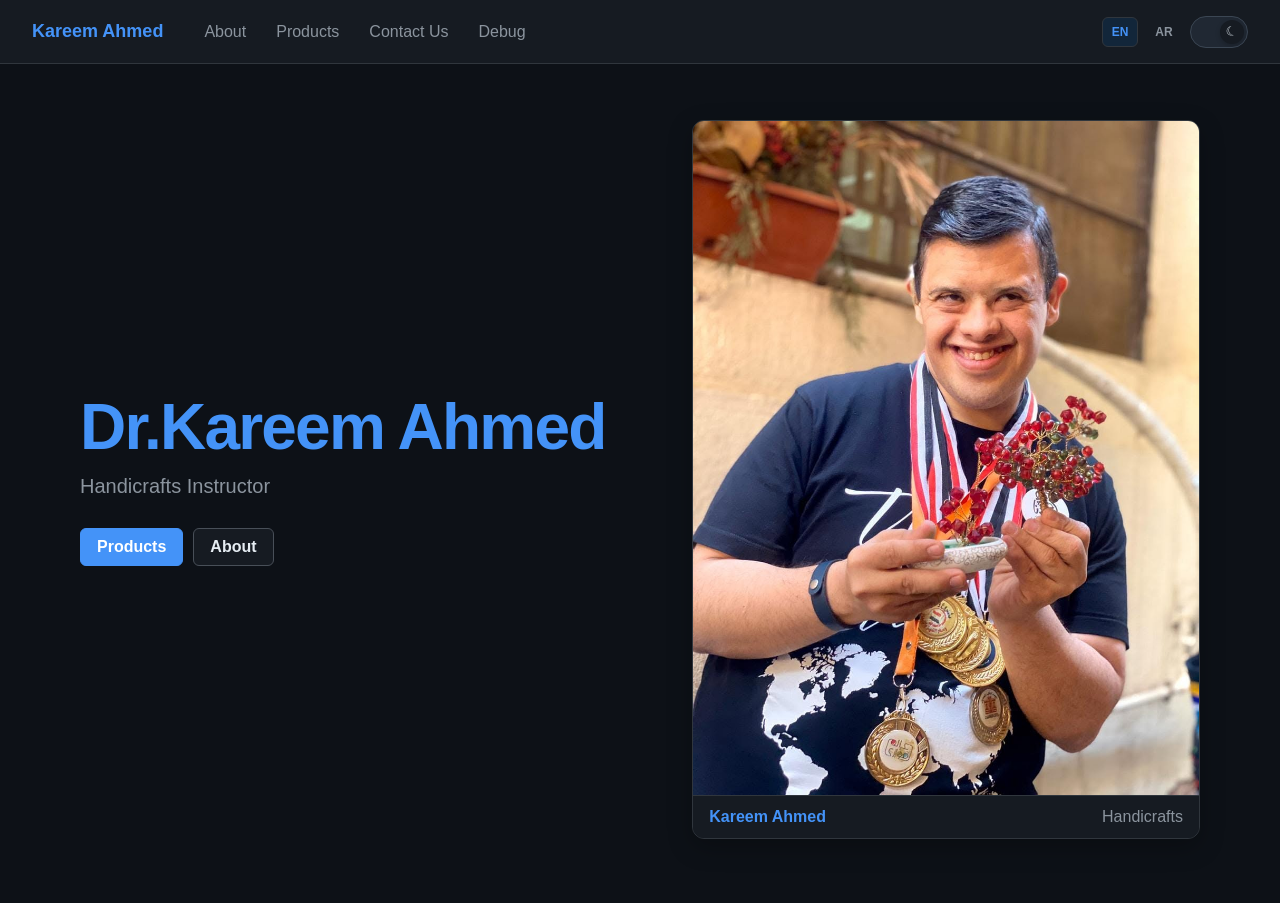
<file: index.html>
<!DOCTYPE html>
<html lang="en">
<head>
    <meta charset="UTF-8">
    <meta name="viewport" content="width=device-width, initial-scale=1.0">
    <title>home</title>
    <link rel="stylesheet" href="style.css">
</head>
<body>
    <header id="bt-bar" class="site-header">
        <a class="brand" href="index.html">Kareem Ahmed</a>
        <nav class="site-nav">
            <button id="bt-about" class="nav-button" onclick="window.location.href='about.html'">من نحن</button>
            <button id="bt-products" class="nav-button" onclick="window.location.href='products.html'">المنتجات</button>
            <button id="bt-contact" class="nav-button" onclick="window.location.href='contact.html'">تواصل معنا</button>
            <button id="bt-debug" class="nav-button" onclick="window.location.href='debug.html'">تصحيح</button>
        </nav>
        <div class="site-controls">
            <button class="language-button" data-language="en">EN</button>
            <button class="language-button" data-language="ar">AR</button>
            <button id="theme-toggle" class="theme-button" type="button"></button>
        </div>
    </header>

    <main id="main" class="page-shell home-shell">
        <section class="hero-panel">
            <div class="hero-copy">
                <h1 id="name" class="name">د.كريم أحمد</h1>
                <p id="job" class="hero-job">مدرب حرف يدوية</p>
                <div class="hero-actions">
                    <button class="primary-button" onclick="window.location.href='products.html'" id="hero-products">المنتجات</button>
                    <button class="secondary-button" onclick="window.location.href='about.html'" id="hero-about">من نحن</button>
                </div>
            </div>
            <div class="hero-media">
                <img id="homepage-img" src="homepage-img.jpg" alt="Kareem Ahmed">
                <div class="media-caption">
                    <span id="media-label">Kareem Ahmed</span>
                    <span id="media-subtitle">Handicrafts</span>
                </div>
            </div>
        </section>
        </section>
    </main>

    <script src="script.js"></script>
</body>
</html>
</file>
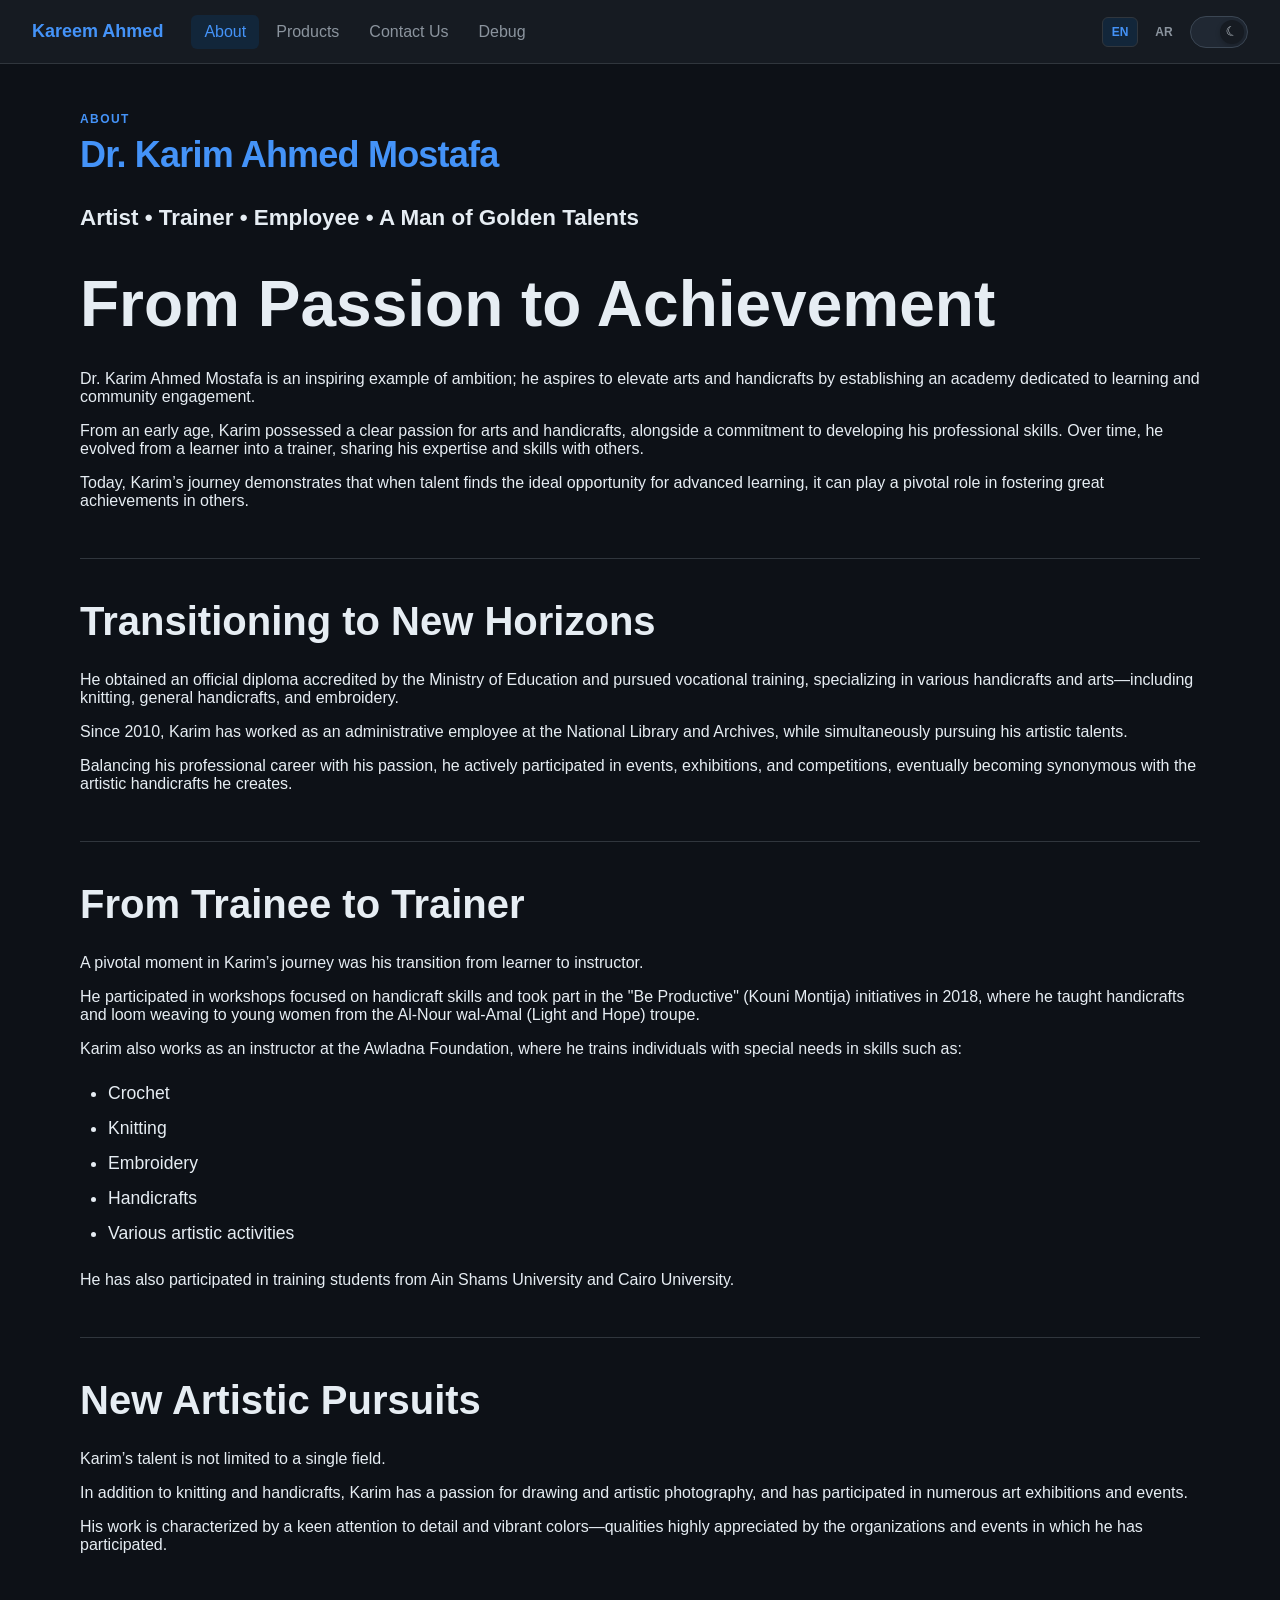
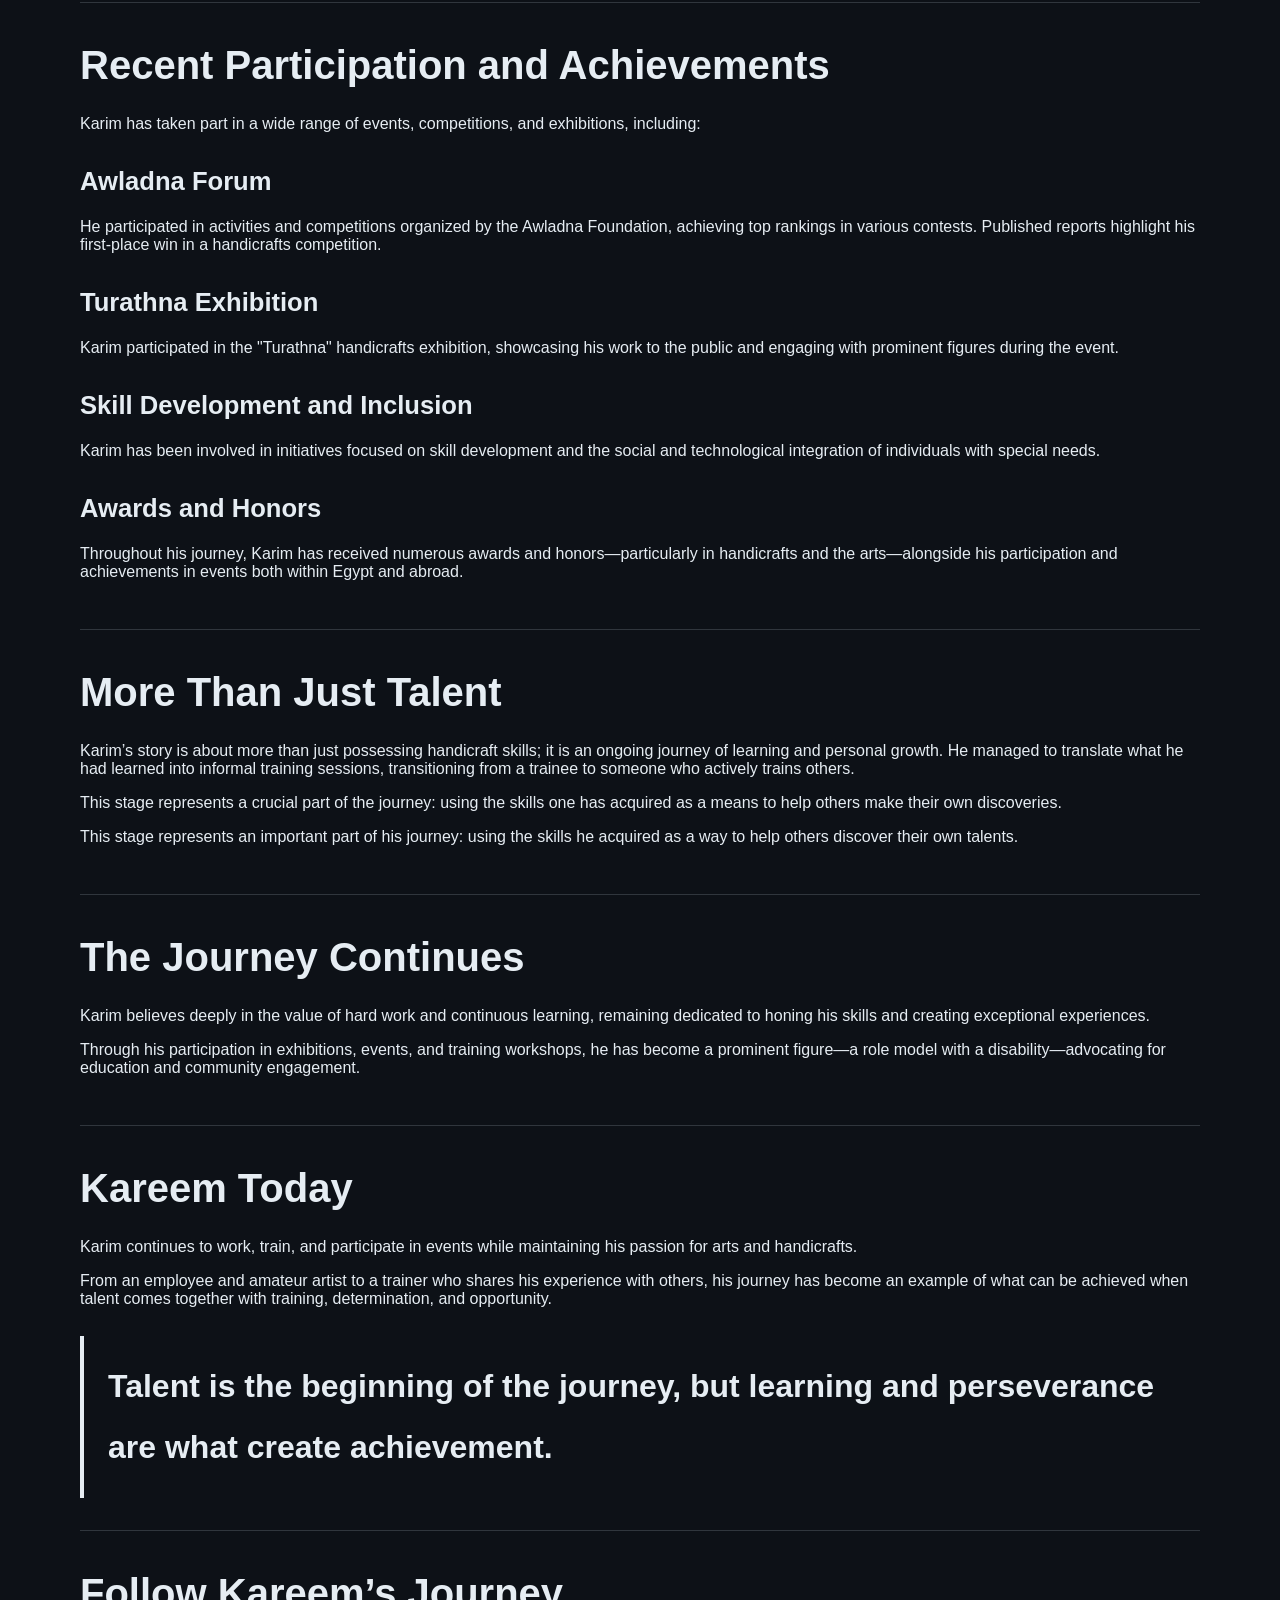
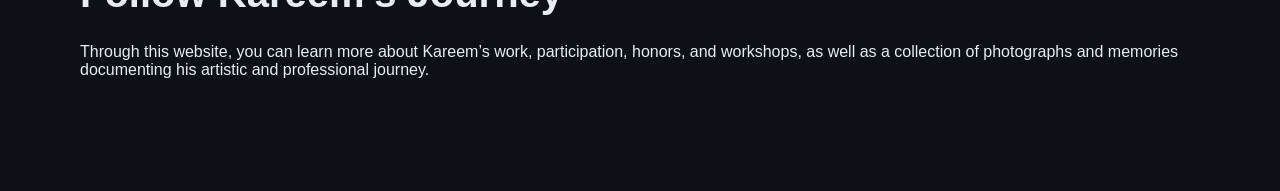
<file: about.html>
<!DOCTYPE html>
<html lang="en">
<head>
    <meta charset="UTF-8">
    <meta name="viewport" content="width=device-width, initial-scale=1.0">
    <title>About</title>
    <link rel="stylesheet" href="style.css">
</head>
<body>
    <header id="bt-bar" class="site-header">
        <a class="brand" href="index.html">Kareem Ahmed</a>

        <nav class="site-nav">
            <button id="bt-about" class="nav-button nav-active" onclick="window.location.href='about.html'">من نحن</button>
            <button id="bt-products" class="nav-button" onclick="window.location.href='products.html'">المنتجات</button>
            <button id="bt-contact" class="nav-button" onclick="window.location.href='contact.html'">تواصل معنا</button>
            <button id="bt-debug" class="nav-button" onclick="window.location.href='debug.html'">تصحيح</button>
        </nav>

        <div class="site-controls">
            <button class="language-button" data-language="en">EN</button>
            <button class="language-button" data-language="ar">AR</button>
            <button id="theme-toggle" class="theme-button" type="button"></button>
        </div>
    </header>

    <main class="page-shell">
        <section class="content-panel about-panel">
            <div class="section-heading">
                <p class="eyebrow" id="about-eyebrow">ABOUT</p>
                <h1 id="about-title" class="page-title">د. كريم أحمد مصطفى</h1>
            </div>

            <div class="about-content">

                    <header class="about-intro">
                        <p id="about-subtitle" class="about-subtitle">
                            فنان • مدرب • موظف • صاحب موهبة استثنائية
                        </p>

                        <h2 id="about-intro-title">
                            من الشغف إلى الإنجاز
                        </h2>

                        <p id="about-intro-1">
                            د. كريم أحمد مصطفى هو نموذج ملهم للطموح والإبداع، استطاع أن يحوّل شغفه بالفنون والحرف اليدوية إلى مسيرة حافلة بالتعلم والعمل والمشاركة المجتمعية.
                        </p>

                        <p id="about-intro-2">
                            منذ سنواته الأولى، امتلك كريم شغفًا واضحًا بالفنون والأعمال اليدوية، وحرص على تطوير مهاراته باستمرار. ومع مرور الوقت، لم يكتفِ بأن يكون متعلمًا، بل أصبح مدربًا ينقل خبراته ومهاراته إلى الآخرين.
                        </p>

                        <p id="about-intro-3">
                            واليوم، يمثل كريم تجربة تؤكد أن الموهبة عندما تجد الفرصة المناسبة للتعلم والتطوير يمكن أن تتحول إلى إنجاز حقيقي وتأثير في الآخرين.
                        </p>
                    </header>

                    <section class="about-section">
                        <h2 id="about-education-title">
                            رحلته التعليمية والمهنية
                        </h2>

                        <p id="about-education-1">
                            حصل كريم على دبلوم مهني معتمد من وزارة التربية والتعليم، ودرس الأعمال المهنية وتخصص في عدد من الحرف والفنون اليدوية، من بينها التريكو والأشغال اليدوية والتطريز.
                        </p>

                        <p id="about-education-2">
                            ومنذ عام 2010، يعمل كريم موظفًا إداريًا في دار الكتب والوثائق القومية، إلى جانب استمراره في ممارسة وتنمية موهبته الفنية.
                        </p>

                        <p id="about-education-3">
                            وبالتوازي مع عمله، واصل كريم المشاركة في الأنشطة والمعارض والمسابقات، حتى أصبح اسمه مرتبطًا بالمشغولات اليدوية والفنون التي يقدمها.
                        </p>
                    </section>

                    <section class="about-section">
                        <h2 id="about-training-title">
                            من متدرب إلى مدرب
                        </h2>

                        <p id="about-training-1">
                            واحدة من أهم محطات رحلة كريم كانت انتقاله من مرحلة التعلم إلى التعليم.
                        </p>

                        <p id="about-training-2">
                            شارك كريم في مبادرات وورش تدريبية لتعليم الآخرين مهارات الحرف اليدوية، ومنها مشاركته في مبادرة «كوني منتجة» عام 2018، حيث ساهم في تعليم الأعمال اليدوية والنول لفتيات من فرقة النور والأمل.
                        </p>

                        <p id="about-training-3">
                            كما يعمل كريم كمدرب في مؤسسة أولادنا، حيث يساهم في تدريب الأشخاص ذوي الإعاقة على مهارات مثل:
                        </p>

                        <ul>
                            <li id="about-skill-1">الكروشيه</li>
                            <li id="about-skill-2">التريكو</li>
                            <li id="about-skill-3">التطريز</li>
                            <li id="about-skill-4">المشغولات اليدوية</li>
                            <li id="about-skill-5">الأعمال الفنية المختلفة</li>
                        </ul>

                        <p id="about-training-4">
                            وشارك كذلك في تدريب طلاب بجامعتي عين شمس والقاهرة.
                        </p>
                    </section>

                    <section class="about-section">
                        <h2 id="about-art-title">
                            الفن والإبداع
                        </h2>

                        <p id="about-art-1">
                            لا تقتصر موهبة كريم على مجال واحد.
                        </p>

                        <p id="about-art-2">
                            فإلى جانب التريكو والمشغولات اليدوية، اهتم كريم بالرسم والتصوير والأعمال الفنية، كما شارك في عدد من المعارض والفعاليات الفنية والثقافية.
                        </p>

                        <p id="about-art-3">
                            وتظهر أعماله اهتمامًا واضحًا بالتفاصيل والألوان وإعادة توظيف الخامات، وهو ما جعل موهبته تحظى باهتمام المؤسسات والفعاليات التي شارك فيها.
                        </p>
                    </section>

                    <section class="about-section">
                        <h2 id="about-achievements-title">
                            أبرز المشاركات والإنجازات
                        </h2>

                        <p id="about-achievements-intro">
                            خلال مسيرته، شارك كريم في العديد من الفعاليات والمسابقات والمعارض، من بينها:
                        </p>

                        <h3 id="about-awladna-title">
                            ملتقى أولادنا
                        </h3>

                        <p id="about-awladna-text">
                            شارك كريم في فعاليات ومنافسات مؤسسة أولادنا، وحقق مراكز متقدمة في مسابقات مختلفة. وتشير التغطيات المنشورة إلى حصوله على المركز الأول في إحدى مسابقات الأشغال اليدوية على مستوى مشاركين من عشرات الدول.
                        </p>

                        <h3 id="about-turathna-title">
                            معرض تراثنا
                        </h3>

                        <p id="about-turathna-text">
                            شارك كريم في معرض «تراثنا» للحرف اليدوية، حيث عرض أعماله اليدوية أمام الجمهور، والتقى بعدد من الشخصيات العامة خلال فعاليات المعرض.
                        </p>

                        <h3 id="about-inclusion-title">
                            مبادرات وورش تدريبية
                        </h3>

                        <p id="about-inclusion-text">
                            شارك كريم في مبادرات تهدف إلى تنمية المهارات ودمج الأشخاص ذوي الإعاقة في الأنشطة الفنية والمجتمعية.
                        </p>

                        <h3 id="about-awards-title">
                            جوائز وتكريمات
                        </h3>

                        <p id="about-awards-text">
                            حصل كريم على عدد من الجوائز والتكريمات خلال مسيرته، وتشمل تكريمات مرتبطة بالحرف اليدوية والفنون، بالإضافة إلى مشاركات ونتائج في فعاليات داخل مصر وخارجها.
                        </p>
                    </section>

                    <section class="about-section">
                        <h2 id="about-more-title">
                            أكثر من مجرد موهبة
                        </h2>

                        <p id="about-more-1">
                            قصة كريم ليست فقط قصة فنان يمتلك مهارة في الأعمال اليدوية؛ إنها رحلة مستمرة من التعلم والعمل والتطوير ومساعدة الآخرين.
                        </p>

                        <p id="about-more-2">
                            فقد استطاع أن يحول ما تعلمه إلى خبرة يشاركها مع غيره، وأن ينتقل من شخص يتلقى التدريب إلى شخص يقوم بالتدريب والتعليم.
                        </p>

                        <p id="about-more-3">
                            وهذه المرحلة تمثل جانبًا مهمًا من رحلته: أن تكون المهارة التي اكتسبها كريم وسيلة لفتح الطريق أمام أشخاص آخرين لاكتشاف مواهبهم أيضًا.
                        </p>
                    </section>

                    <section class="about-section">
                        <h2 id="about-vision-title">
                            رؤيته
                        </h2>

                        <p id="about-vision-1">
                            يؤمن كريم بأهمية العمل والتعلم المستمر، ويحرص على تطوير مهاراته وتجربة مجالات جديدة.
                        </p>

                        <p id="about-vision-2">
                            ومن خلال مشاركاته في المعارض والفعاليات وورش التدريب، يسعى إلى تقديم نموذج عملي لقدرة الأشخاص ذوي الإعاقة على التعلم والإبداع والمشاركة في المجتمع.
                        </p>
                    </section>

                    <section class="about-section">
                        <h2 id="about-today-title">
                            كريم اليوم
                        </h2>

                        <p id="about-today-1">
                            يواصل كريم العمل والتدريب والمشاركة في الفعاليات، مع استمرار شغفه بالفنون والحرف اليدوية.
                        </p>

                        <p id="about-today-2">
                            ومن موظف وفنان هاوٍ إلى مدرب يشارك خبرته مع الآخرين، أصبحت رحلته مثالًا على ما يمكن تحقيقه عندما تجتمع الموهبة مع التدريب والإصرار وإتاحة الفرصة.
                        </p>

                        <blockquote id="about-quote" class="about-quote">
                            «الموهبة بداية الطريق، لكن التعلم والاستمرار هما ما يصنعان الإنجاز.»
                        </blockquote>
                    </section>

                    <section class="about-section about-follow">
                        <h2 id="about-follow-title">
                            تابع رحلة كريم
                        </h2>

                        <p id="about-follow-text">
                            من خلال هذا الموقع، يمكنكم التعرف أكثر على أعمال كريم، ومشاركاته، وتكريماته، والورش التي يقدمها، بالإضافة إلى مجموعة من الصور والذكريات التي توثق رحلته الفنية والمهنية.
                        </p>
                    </section>

                </article>
            </div>
        </section>
    </main>

    <script src="script.js"></script>
</body>
</html>
</file>
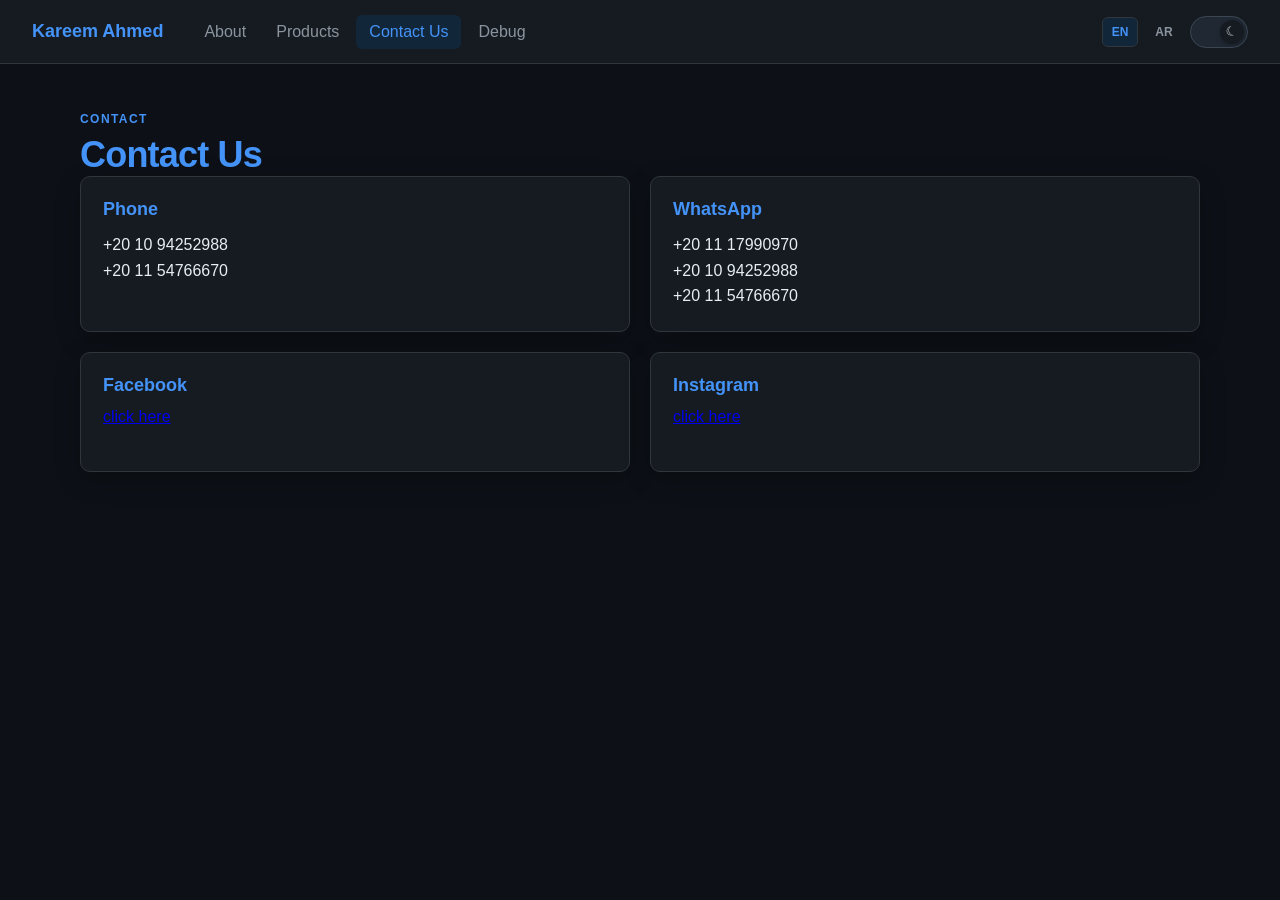
<file: contact.html>
<!DOCTYPE html>
<html lang="en">
<head>
    <meta charset="UTF-8">
    <meta name="viewport" content="width=device-width, initial-scale=1.0">
    <title>Contact Us</title>
    <link rel="stylesheet" href="style.css">
</head>
<body>
    <header id="bt-bar" class="site-header">
        <a class="brand" href="index.html">Kareem Ahmed</a>

        <nav class="site-nav">
            <button id="bt-about" class="nav-button" onclick="window.location.href='about.html'">من نحن</button>
            <button id="bt-products" class="nav-button" onclick="window.location.href='products.html'">المنتجات</button>
            <button id="bt-contact" class="nav-button nav-active" onclick="window.location.href='contact.html'">تواصل معنا</button>
            <button id="bt-debug" class="nav-button" onclick="window.location.href='debug.html'">تصحيح</button>
        </nav>

        <div class="site-controls">
            <button class="language-button" data-language="en">EN</button>
            <button class="language-button" data-language="ar">AR</button>
            <button id="theme-toggle" class="theme-button" type="button"></button>
        </div>
    </header>

    <main class="page-shell">
        <section class="content-panel contact-panel">
            <div class="section-heading">
                <p class="eyebrow" id="contact-eyebrow">CONTACT</p>
                <h1 id="contact-title" class="page-title">تواصل معنا</h1>
            </div>

            <div class="contact-content">
                <div class="contact-item">
                    <h2 id="contact-phone-title">رقم الهاتف</h2>
                    <p id="contact-phone">+20 10 94252988<br>
                    +20 11 54766670</p>
                </div>

                <div class="contact-item">
                    <h2 id="contact-whatsapp-title">واتساب</h2>
                    <p id="contact-whatsapp">+20 11 17990970<br>
                    +20 10 94252988<br>
                    +20 11 54766670</p>
                </div>

                <div class="contact-item">
                    <h2 id="contact-facebook-title">فيسبوك</h2>
                    <a id="contact-facebook" href="https://www.facebook.com/share/1BccEjxCdH/">click here</a>
                </div>

                <div class="contact-item">
                    <h2 id="contact-instagram-title">إنستجرام</h2>
                    <a id="contact-instagram" href="https://www.instagram.com/krymhmd649?stkn=MWM4cGNjeXpnYnJlNA==">click here</a>
                </div>
            </div>
        </section>
    </main>

    <script src="script.js"></script>
</body>
</html>
</file>
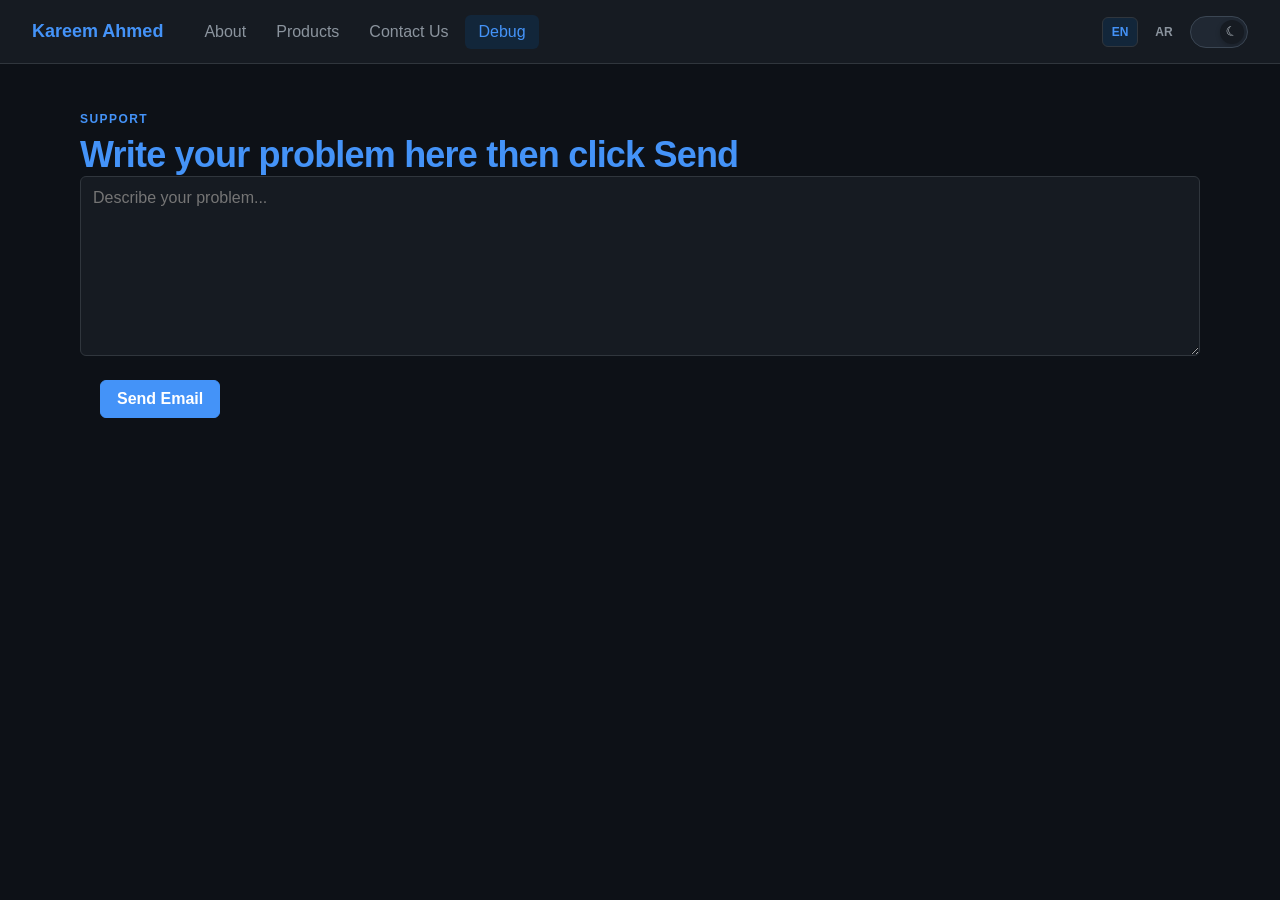
<file: debug.html>
<!DOCTYPE html>
<html lang="en">
<head>
    <meta charset="UTF-8">
    <meta name="viewport" content="width=device-width, initial-scale=1.0">
    <title>Debug</title>
    <link rel="stylesheet" href="style.css">
</head>
<body>
    <header id="bt-bar" class="site-header">
        <a class="brand" href="index.html">Kareem Ahmed</a>
        <nav class="site-nav">
            <button id="bt-about" class="nav-button" onclick="window.location.href='about.html'">من نحن</button>
            <button id="bt-products" class="nav-button" onclick="window.location.href='products.html'">المنتجات</button>
            <button id="bt-contact" class="nav-button" onclick="window.location.href='contact.html'">تواصل معنا</button>
            <button id="bt-debug" class="nav-button nav-active" onclick="window.location.href='debug.html'">تصحيح</button>
        </nav>
        <div class="site-controls">
            <button class="language-button" data-language="en">EN</button>
            <button class="language-button" data-language="ar">AR</button>
            <button id="theme-toggle" class="theme-button" type="button"></button>
        </div>
    </header>

    <main class="page-shell">
        <section class="content-panel debug-panel">
            <div class="section-heading">
                <p class="eyebrow" id="debug-eyebrow">SUPPORT</p>
                <h1 id="problem-debug" class="page-title">أكتب مشكلتك هنا ثم أضغط على أرسال</h1>
            </div>
            <form class="debug-form" onsubmit="event.preventDefault(); sendEmail(body.value);">
                <textarea id="body" placeholder="Describe your problem..." rows="8" required></textarea>
                <div class="form-footer">
                    <button id="bt-email" class="primary-button" type="submit">إرسال</button>
                </div>
            </form>
        </section>
    </main>

    <script src="script.js"></script>
</body>
</html>
</file>
<file: style.css>
:root {
    --bg: #f6f8fa;
    --surface: #ffffff;
    --surface-muted: #f6f8fa;
    --surface-hover: #f3f4f6;
    --text: #1f2328;
    --text-muted: #656d76;
    --border: #d0d7de;
    --border-strong: #afb8c1;
    --blue: #0969da;
    --blue-hover: #0559b8;
    --blue-soft: #ddf4ff;
    --green: #1a7f37;
    --orange: #bc4c00;
    --red: #cf222e;
    --shadow: 0 8px 24px rgba(31, 35, 40, 0.08);
    --shadow-lg: 0 16px 40px rgba(31, 35, 40, 0.14);
    --radius: 10px;
}

html[data-theme="dark"] {
    --bg: #0d1117;
    --surface: #161b22;
    --surface-muted: #21262d;
    --surface-hover: #30363d;
    --text: #e6edf3;
    --text-muted: #8b949e;
    --border: #30363d;
    --border-strong: #484f58;
    --blue: #4493f8;
    --blue-hover: #58a6ff;
    --blue-soft: #12263a;
    --green: #3fb950;
    --orange: #db6d28;
    --red: #f85149;
    --shadow: 0 8px 24px rgba(0, 0, 0, 0.25);
    --shadow-lg: 0 16px 40px rgba(0, 0, 0, 0.4);
}

@media (prefers-color-scheme: dark) {
    html:not([data-theme="light"]) {
        --bg: #0d1117;
        --surface: #161b22;
        --surface-muted: #21262d;
        --surface-hover: #30363d;
        --text: #e6edf3;
        --text-muted: #8b949e;
        --border: #30363d;
        --border-strong: #484f58;
        --blue: #4493f8;
        --blue-hover: #58a6ff;
        --blue-soft: #12263a;
        --green: #3fb950;
        --orange: #db6d28;
        --red: #f85149;
        --shadow: 0 8px 24px rgba(0, 0, 0, 0.25);
        --shadow-lg: 0 16px 40px rgba(0, 0, 0, 0.4);
    }
}

* {
    box-sizing: border-box;
}

html {
    min-height: 100%;
    background: var(--bg);
    transition: background-color 0.25s ease;
}

body {
    margin: 0;
    min-height: 100vh;
    background: var(--bg);
    color: var(--text);
    font-family:
        -apple-system,
        BlinkMacSystemFont,
        "Segoe UI",
        Helvetica,
        Arial,
        sans-serif;
    transition:
        background-color 0.25s ease,
        color 0.25s ease;
}

button,
input,
textarea {
    font: inherit;
}

button {
    color: inherit;
}

/* Header */

.site-header {
    width: 100%;
    min-height: 64px;
    padding: 0 32px;
    display: flex;
    align-items: center;
    gap: 28px;
    background: var(--surface);
    border-bottom: 1px solid var(--border);
    transition:
        background-color 0.25s ease,
        border-color 0.25s ease;
}

.brand {
    color: var(--blue);
    text-decoration: none;
    font-size: 18px;
    font-weight: 700;
    white-space: nowrap;
    transition: color 0.15s ease;
}

.brand:hover {
    color: var(--blue-hover);
}

.site-nav {
    display: flex;
    align-items: center;
    gap: 4px;
    flex: 1;
}

.nav-button {
    position: relative;
    padding: 7px 12px;
    border: 1px solid transparent;
    border-radius: 6px;
    background: transparent;
    color: var(--text-muted);
    cursor: pointer;
    transition:
        background-color 0.15s ease,
        color 0.15s ease,
        border-color 0.15s ease;
}

.nav-button:hover {
    color: var(--text);
    background: var(--surface-hover);
}

.nav-button.nav-active {
    color: var(--blue);
    background: var(--blue-soft);
    border-color: transparent;
}

.site-controls {
    display: flex;
    align-items: center;
    gap: 8px;
}

.language-button {
    min-width: 36px;
    height: 30px;
    padding: 0 8px;
    border: 1px solid transparent;
    border-radius: 6px;
    background: transparent;
    color: var(--text-muted);
    font-size: 12px;
    font-weight: 600;
    cursor: pointer;
    transition:
        background-color 0.15s ease,
        color 0.15s ease,
        border-color 0.15s ease;
}

.language-button:hover {
    background: var(--surface-hover);
    color: var(--text);
}

.language-button.active {
    background: var(--blue-soft);
    border-color: var(--border);
    color: var(--blue);
}

/* Theme switch */

.theme-button {
    position: relative;
    width: 58px;
    height: 32px;
    padding: 0;
    border: 1px solid var(--border);
    border-radius: 999px;
    background: #e5e7eb;
    cursor: pointer;
    overflow: hidden;
    transition:
        background-color 0.3s ease,
        border-color 0.3s ease,
        box-shadow 0.2s ease;
}

.theme-button:hover {
    border-color: var(--border-strong);
    box-shadow: 0 0 0 3px rgba(9, 105, 218, 0.08);
}

.theme-button:focus-visible {
    outline: none;
    box-shadow: 0 0 0 3px rgba(9, 105, 218, 0.2);
}

.theme-button::before {
    content: "";
    position: absolute;
    top: 3px;
    left: 3px;
    width: 24px;
    height: 24px;
    border-radius: 50%;
    background: #ffffff;
    box-shadow: 0 2px 5px rgba(0, 0, 0, 0.2);
    transform: translateX(0);
    transition:
        transform 0.3s cubic-bezier(0.4, 0, 0.2, 1),
        background-color 0.3s ease;
    z-index: 2;
}

.theme-button::after {
    content: "☀";
    position: absolute;
    top: 6px;
    left: 6px;
    width: 18px;
    height: 18px;
    display: flex;
    align-items: center;
    justify-content: center;
    color: #d97706;
    font-size: 13px;
    line-height: 18px;
    transform: translateX(0) rotate(0deg);
    transition:
        transform 0.3s cubic-bezier(0.4, 0, 0.2, 1),
        color 0.3s ease;
    z-index: 3;
}

html[data-theme="dark"] .theme-button {
    background: #202833;
    border-color: #3b4653;
}

html[data-theme="dark"] .theme-button::before {
    transform: translateX(26px);
    background: #161b22;
}

html[data-theme="dark"] .theme-button::after {
    content: "☾";
    transform: translateX(26px) rotate(-15deg);
    color: #c9d1d9;
}

/* General layout */

.page-shell {
    width: min(1120px, calc(100% - 40px));
    margin: 0 auto;
    padding: 48px 0 64px;
}

.home-shell {
    padding-top: 56px;
}

/* Home */

.hero-panel {
    display: grid;
    grid-template-columns: minmax(0, 1fr) minmax(380px, 0.9fr);
    gap: 48px;
    align-items: center;
}

.hero-copy {
    max-width: 580px;
}

.name {
    margin: 0;
    color: var(--blue);
    font-size: clamp(38px, 6vw, 64px);
    line-height: 1.05;
    letter-spacing: -1.8px;
}

.hero-job {
    margin: 14px 0 0;
    color: var(--text-muted);
    font-size: 20px;
}

.hero-actions {
    display: flex;
    gap: 10px;
    margin-top: 30px;
}

.hero-media {
    position: relative;
    overflow: hidden;
    border: 1px solid var(--border);
    border-radius: 12px;
    background: var(--surface);
    box-shadow: var(--shadow);
    transition:
        border-color 0.2s ease,
        box-shadow 0.2s ease;
}

.hero-media:hover {
    border-color: var(--border-strong);
    box-shadow: var(--shadow-lg);
}

.hero-media img {
    display: block;
    width: 100%;
    height: auto;
}

.media-caption {
    display: flex;
    justify-content: space-between;
    gap: 16px;
    padding: 12px 16px;
    border-top: 1px solid var(--border);
    background: var(--surface);
}

.media-caption span:first-child {
    color: var(--blue);
    font-weight: 600;
}

.media-caption span:last-child {
    color: var(--text-muted);
}

.primary-button,
.secondary-button {
    min-height: 38px;
    padding: 8px 16px;
    border-radius: 6px;
    font-weight: 600;
    cursor: pointer;
    transition:
        background-color 0.15s ease,
        border-color 0.15s ease,
        color 0.15s ease,
        transform 0.1s ease,
        box-shadow 0.15s ease;
}

.primary-button {
    border: 1px solid var(--blue);
    background: var(--blue);
    color: #ffffff;
}

.primary-button:hover {
    background: var(--blue-hover);
    border-color: var(--blue-hover);
    box-shadow: 0 2px 6px rgba(9, 105, 218, 0.18);
}

.primary-button:active,
.secondary-button:active {
    transform: translateY(1px);
}

.secondary-button {
    border: 1px solid var(--border-strong);
    background: var(--surface);
    color: var(--text);
}

.secondary-button:hover {
    background: var(--surface-hover);
    border-color: var(--blue);
    color: var(--blue);
}

/* Page headings */

.page-intro {
    display: flex;
    justify-content: space-between;
    align-items: flex-end;
    gap: 32px;
    margin-bottom: 32px;
    padding-bottom: 20px;
    border-bottom: 1px solid var(--border);
}

.page-title {
    margin: 0;
    color: var(--blue);
    font-size: 36px;
    letter-spacing: -0.8px;
}

.page-intro-text {
    max-width: 420px;
    margin: 0;
    color: var(--text-muted);
    line-height: 1.6;
}

.eyebrow {
    margin: 0 0 8px;
    color: var(--blue);
    font-size: 12px;
    font-weight: 700;
    letter-spacing: 0.12em;
    text-transform: uppercase;
}

/* Products */

.products-container {
    display: grid;
    grid-template-columns: repeat(3, minmax(0, 1fr));
    gap: 20px;
}

.product-box {
    overflow: hidden;
    border: 1px solid var(--border);
    border-radius: var(--radius);
    background: var(--surface);
    box-shadow: var(--shadow);
    transition:
        border-color 0.2s ease,
        box-shadow 0.2s ease,
        transform 0.2s ease;
}

.product-box:hover {
    border-color: var(--blue);
    box-shadow: var(--shadow-lg);
    transform: translateY(-2px);
}

.product-image-wrap {
    position: relative;
    background: var(--surface-muted);
}

.product-img {
    display: block;
    width: 100%;
    aspect-ratio: 1 / 1;
    object-fit: cover;
}

.product-index {
    position: absolute;
    top: 12px;
    right: 12px;
    padding: 4px 7px;
    border: 1px solid var(--border);
    border-radius: 5px;
    background: var(--surface);
    color: var(--text-muted);
    font-size: 11px;
    font-weight: 700;
}

.product-info {
    min-height: 145px;
    padding: 20px;
    display: flex;
    flex-direction: column;
    justify-content: space-between;
    gap: 18px;
}

.product-name {
    margin: 0;
    color: var(--text);
    font-size: 19px;
    line-height: 1.3;
}

.product-price {
    margin: 7px 0 0;
    color: var(--text-muted);
    font-size: 14px;
    font-weight: 500;
}

.cl-buy {
    align-self: flex-start;
    min-width: 86px;
}

/* Contact */

.contact-content {
    display: grid;
    grid-template-columns: repeat(2, minmax(0, 1fr));
    gap: 20px;
}

.contact-item {
    min-height: 120px;
    padding: 22px;
    border: 1px solid var(--border);
    border-radius: var(--radius);
    background: var(--surface);
    box-shadow: var(--shadow);
    transition:
        border-color 0.2s ease,
        box-shadow 0.2s ease;
}

.contact-item:hover {
    border-color: var(--blue);
    box-shadow: var(--shadow-lg);
}

.contact-item h2 {
    margin: 0 0 12px;
    color: var(--blue);
    font-size: 18px;
}

.contact-item p {
    min-height: 24px;
    margin: 0;
    color: var(--text);
    line-height: 1.6;
    overflow-wrap: anywhere;
}

/* Forms */

textarea,
input[type="text"],
input[type="tel"] {
    width: 100%;
    border: 1px solid var(--border);
    border-radius: 6px;
    background: var(--surface);
    color: var(--text);
    outline: none;
    transition:
        border-color 0.15s ease,
        box-shadow 0.15s ease,
        background-color 0.25s ease;
}

textarea {
    min-height: 180px;
    padding: 12px;
    resize: vertical;
}

input[type="text"],
input[type="tel"] {
    min-height: 38px;
    padding: 8px 10px;
}

textarea:focus,
input[type="text"]:focus,
input[type="tel"]:focus {
    border-color: var(--blue);
    box-shadow: 0 0 0 3px rgba(9, 105, 218, 0.12);
}

/* Buy modal */

.buy-modal-overlay {
    position: fixed;
    inset: 0;
    z-index: 1000;
    display: flex;
    align-items: center;
    justify-content: center;
    padding: 24px;
    background: rgba(31, 35, 40, 0.48);
    backdrop-filter: blur(3px);
    animation: modal-overlay-in 0.18s ease;
}

html[data-theme="dark"] .buy-modal-overlay {
    background: rgba(0, 0, 0, 0.65);
}

.buy-modal {
    width: min(440px, 100%);
    overflow: hidden;
    border: 1px solid var(--border);
    border-radius: 12px;
    background: var(--surface);
    color: var(--text);
    box-shadow: var(--shadow-lg);
    animation: modal-in 0.2s ease;
}

.buy-modal-header {
    padding: 22px 24px 18px;
    border-bottom: 1px solid var(--border);
}

.buy-modal-header h2 {
    margin: 0;
    color: var(--blue);
    font-size: 22px;
    line-height: 1.25;
}

.buy-modal-product {
    margin-top: 7px;
    color: var(--text-muted);
    font-size: 14px;
}

.buy-modal-body {
    padding: 22px 24px;
    display: flex;
    flex-direction: column;
    gap: 18px;
}

.buy-modal-field {
    display: grid;
    grid-template-columns: 100px minmax(0, 1fr);
    align-items: center;
    gap: 14px;
}

.buy-modal-field label {
    color: var(--text);
    font-size: 14px;
    font-weight: 600;
}

.buy-modal-field input {
    min-width: 0;
}

.buy-modal-footer {
    display: flex;
    justify-content: flex-end;
    gap: 10px;
    padding: 16px 24px;
    border-top: 1px solid var(--border);
    background: var(--surface-muted);
}

.buy-modal-footer button {
    min-height: 36px;
    padding: 7px 16px;
    border-radius: 6px;
    font-weight: 600;
    cursor: pointer;
    transition:
        background-color 0.15s ease,
        border-color 0.15s ease,
        color 0.15s ease;
}

.buy-modal-cancel {
    border: 1px solid var(--border-strong);
    background: var(--surface);
    color: var(--text);
}

.buy-modal-cancel:hover {
    background: var(--surface-hover);
}

.buy-modal-submit {
    border: 1px solid var(--blue);
    background: var(--blue);
    color: #ffffff;
}

.buy-modal-submit:hover {
    background: var(--blue-hover);
    border-color: var(--blue-hover);
}

@keyframes modal-overlay-in {
    from {
        opacity: 0;
    }

    to {
        opacity: 1;
    }
}

@keyframes modal-in {
    from {
        opacity: 0;
        transform: translateY(8px) scale(0.98);
    }

    to {
        opacity: 1;
        transform: translateY(0) scale(1);
    }
}

/* Responsive */

@media (max-width: 850px) {
    .hero-panel {
        grid-template-columns: 1fr;
    }

    .hero-copy {
        max-width: none;
    }

    .products-container {
        grid-template-columns: repeat(2, minmax(0, 1fr));
    }

    .contact-content {
        grid-template-columns: 1fr;
    }
}

@media (max-width: 650px) {
    .site-header {
        min-height: auto;
        padding: 14px 18px;
        flex-wrap: wrap;
        gap: 12px;
    }

    .site-nav {
        order: 3;
        width: 100%;
    }

    .site-controls {
        margin-left: auto;
    }

    .page-shell {
        width: min(100% - 28px, 1120px);
        padding-top: 32px;
    }

    .home-shell {
        padding-top: 32px;
    }

    .hero-actions {
        flex-wrap: wrap;
    }

    .page-intro {
        display: block;
    }

    .page-intro-text {
        margin-top: 12px;
    }

    .products-container {
        grid-template-columns: 1fr;
    }

    .buy-modal-overlay {
        padding: 14px;
    }

    .buy-modal-header {
        padding: 20px;
    }

    .buy-modal-body {
        padding: 20px;
    }

    .buy-modal-field {
        grid-template-columns: 1fr;
        gap: 7px;
    }

    .buy-modal-footer {
        padding: 14px 20px;
    }

    .buy-modal-footer button {
        flex: 1;
    }

    .contact-content {
        grid-template-columns: 1fr;
    }
}

@media (prefers-reduced-motion: reduce) {
    *,
    *::before,
    *::after {
        scroll-behavior: auto !important;
        animation-duration: 0.01ms !important;
        animation-iteration-count: 1 !important;
        transition-duration: 0.01ms !important;
    }
}

#bt-email {
    margin: 20px;
}

/* About */

.about-biography {
    width: 100%;
    max-width: 100%;
    text-align: start;
    overflow-wrap: anywhere;
}

.about-intro {
    padding-bottom: 32px;
    border-bottom: 1px solid var(--border);
}

.about-subtitle {
    font-size: clamp(1rem, 2vw, 1.4rem);
    font-weight: 600;
    line-height: 1.8;
}

.about-intro h2 {
    font-size: clamp(2rem, 5vw, 4rem);
    line-height: 1.3;
    margin: 24px 0;
}

.about-biography p {
    font-size: clamp(1rem, 1.5vw, 1.2rem);
    line-height: 2;
    margin: 0 0 18px;
}

.about-section {
    padding: 32px 0;
    border-bottom: 1px solid var(--border);
}

.about-section h2 {
    font-size: clamp(1.7rem, 3.5vw, 2.5rem);
    line-height: 1.5;
    margin: 0 0 20px;
}

.about-section h3 {
    font-size: clamp(1.2rem, 2.5vw, 1.6rem);
    line-height: 1.6;
    margin: 28px 0 12px;
}

.about-section ul {
    padding-inline-start: 28px;
    line-height: 2;
    font-size: 1.1rem;
    margin-bottom: 20px;
}

.about-quote {
    margin: 28px 0 0;
    padding: 20px 24px;
    border-inline-start: 4px solid currentColor;
    font-size: clamp(1.3rem, 2.5vw, 2rem);
    font-weight: 600;
    line-height: 1.9;
}

.about-follow {
    border-bottom: none;
}

/* Product search */

.products-search {
    width: 100%;
    margin-bottom: 24px;
}

.products-search label {
    display: block;
    margin-bottom: 8px;
    color: var(--text);
    font-size: 14px;
    font-weight: 600;
}

.products-search input {
    width: 100%;
    min-height: 40px;
    padding: 9px 12px;
    border: 1px solid var(--border);
    border-radius: 6px;
    background: var(--surface);
    color: var(--text);
    outline: none;
}

.products-search input:focus {
    border-color: var(--blue);
    box-shadow: 0 0 0 3px rgba(9, 105, 218, 0.12);
}

/* Quantity */

.quantity-control {
    display: inline-flex;
    align-items: center;
    width: fit-content;
    overflow: hidden;
    border: 1px solid var(--border);
    border-radius: 6px;
    background: var(--surface);
}

.quantity-button {
    width: 42px;
    height: 38px;
    padding: 0;
    border: 0;
    background: transparent;
    color: var(--text);
    font-size: 21px;
    line-height: 1;
    cursor: pointer;
}

.quantity-button:hover {
    background: var(--surface-hover);
    color: var(--blue);
}

.quantity-value {
    min-width: 42px;
    text-align: center;
    color: var(--text);
    font-size: 15px;
    font-weight: 600;
}

/* Map */

.buy-modal-location {
    display: flex;
    flex-direction: column;
    gap: 8px;
}

.buy-modal-location > label {
    color: var(--text);
    font-size: 14px;
    font-weight: 600;
}

.buy-map {
    width: 100%;
    height: 260px;
    overflow: hidden;
    border: 1px solid var(--border);
    border-radius: 8px;
    background: var(--surface-muted);
}

.buy-map-help {
    margin: 0;
    color: var(--text-muted);
    font-size: 12px;
    line-height: 1.5;
}

.leaflet-container {
    font-family:
        -apple-system,
        BlinkMacSystemFont,
        "Segoe UI",
        Helvetica,
        Arial,
        sans-serif;
}

@media (max-width: 650px) {
    .buy-map {
        height: 230px;
    }
}


.buy-modal-overlay {
    position: fixed;
    inset: 0;
    z-index: 1000;
    display: flex;
    align-items: center;
    justify-content: center;
    padding: 16px;
    overflow-y: auto;
    overscroll-behavior: contain;
}

.buy-modal {
    width: min(100%, 520px);
    max-height: calc(100dvh - 32px);
    min-height: 0;
    overflow-y: auto;
    overscroll-behavior: contain;
    box-sizing: border-box;
    margin: auto;
}

.buy-modal *,
.buy-modal *::before,
.buy-modal *::after {
    box-sizing: border-box;
}

.buy-modal-body {
    min-height: 0;
}

.buy-map {
    height: clamp(160px, 30dvh, 260px);
    min-height: 160px;
}

@media (max-width: 650px) {
    .buy-modal-overlay {
        align-items: flex-start;
        padding: 10px;
    }

    .buy-modal {
        width: 100%;
        max-height: calc(100dvh - 20px);
        border-radius: 10px;
    }

    .buy-map {
        height: 200px;
    }
}

@media (max-height: 600px) {
    .buy-modal-overlay {
        align-items: flex-start;
    }

    .buy-modal {
        max-height: calc(100dvh - 20px);
    }

    .buy-map {
        height: 150px;
        min-height: 120px;
    }
}
</file>
